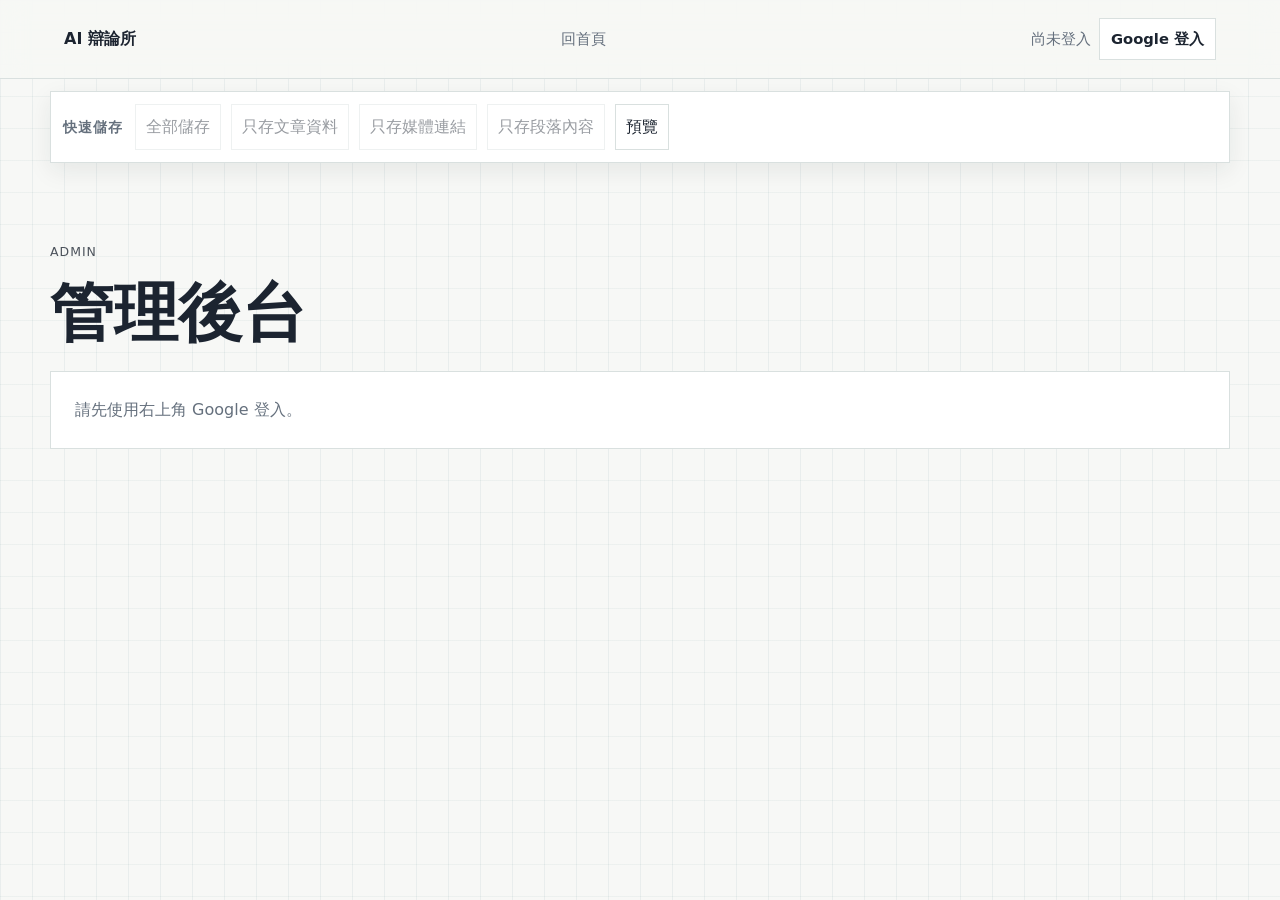
<file: admin/index.html>
<!doctype html>
<html lang="zh-Hant">
<head>
  <meta charset="utf-8">
  <meta name="viewport" content="width=device-width, initial-scale=1">
  <title>AI 辯論所管理後台</title>
  <link rel="stylesheet" href="../styles.css?v=20260528-admin-sticky-save">
</head>
<body class="portal">
  <header class="portal-topbar">
    <a href="../" class="brand">AI 辯論所</a>
    <nav aria-label="管理導覽">
      <a href="../">回首頁</a>
    </nav>
    <div class="site-auth" data-site-auth aria-label="登入狀態"></div>
  </header>

  <div class="admin-global-savebar" data-admin-savebar aria-label="快速儲存工具列">
    <div class="admin-global-savebar-inner">
      <span class="admin-global-savebar-label">快速儲存</span>
      <button type="button" class="primary-link" data-savebar-action="all">全部儲存</button>
      <button type="button" data-savebar-action="debate">只存文章資料</button>
      <button type="button" data-savebar-action="media">只存媒體連結</button>
      <button type="button" data-savebar-action="segments">只存段落內容</button>
      <a href="#" data-savebar-preview>預覽</a>
    </div>
  </div>

  <main class="portal-shell">
    <section class="portal-section">
      <div class="portal-section-head">
        <p class="eyebrow">Admin</p>
        <h1>管理後台</h1>
      </div>
      <div data-admin-root>
        <article class="portal-empty">正在確認管理員權限。</article>
      </div>
    </section>
  </main>

  <script src="../supabase-config.js"></script>
  <script src="../site-auth.js?v=20260518-auth-hash"></script>
  <script src="admin.js?v=20260528-admin-sticky-save"></script>
  <script>
    (() => {
      const savebar = document.querySelector("[data-admin-savebar]");
      if (!savebar) return;

      const actionToSelector = {
        all: "[data-save-all]",
        debate: "[data-save-debate]",
        media: "[data-save-media]",
        segments: "[data-save-segments]",
      };

      function syncSavebar() {
        const inEditor = !!document.querySelector("[data-admin-root] [data-debate-id]");
        savebar.dataset.mode = inEditor ? "editor" : "list";
        savebar.querySelectorAll("[data-savebar-action]").forEach((button) => {
          const selector = actionToSelector[button.dataset.savebarAction];
          button.disabled = !document.querySelector(selector);
        });
        const previewLink = savebar.querySelector("[data-savebar-preview]");
        const livePreviewLink = document.querySelector('.debate-card-actions a[href*="../debates/view/"]');
        previewLink.href = livePreviewLink?.href || "#";
      }

      savebar.addEventListener("click", (event) => {
        const actionButton = event.target.closest("[data-savebar-action]");
        if (actionButton) {
          const selector = actionToSelector[actionButton.dataset.savebarAction];
          const target = document.querySelector(selector);
          if (target) target.click();
          return;
        }

        const preview = event.target.closest("[data-savebar-preview]");
        if (preview && preview.getAttribute("href") === "#") {
          event.preventDefault();
        }
      });

      const root = document.querySelector("[data-admin-root]");
      if (root) {
        const observer = new MutationObserver(syncSavebar);
        observer.observe(root, { childList: true, subtree: true });
      }

      syncSavebar();
      window.addEventListener("load", syncSavebar);
    })();
  </script>
</body>
</html>
</file>
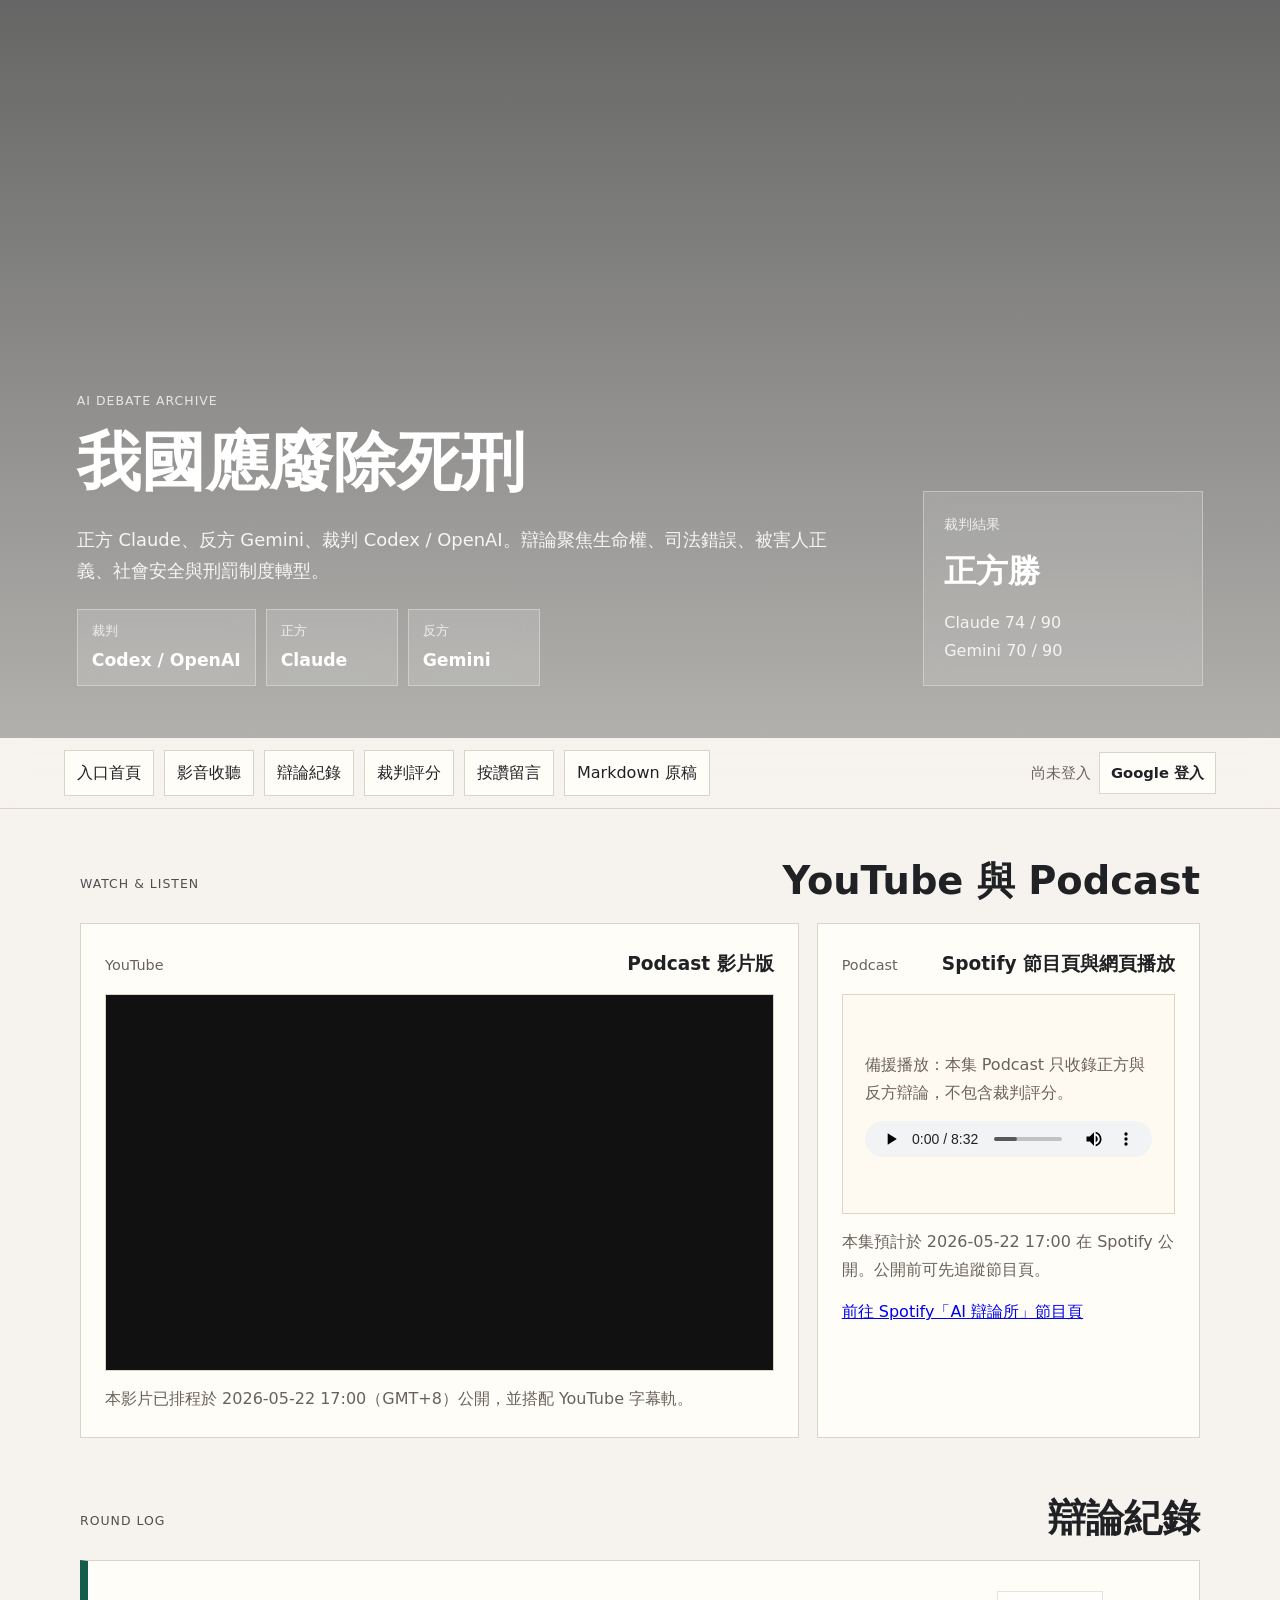
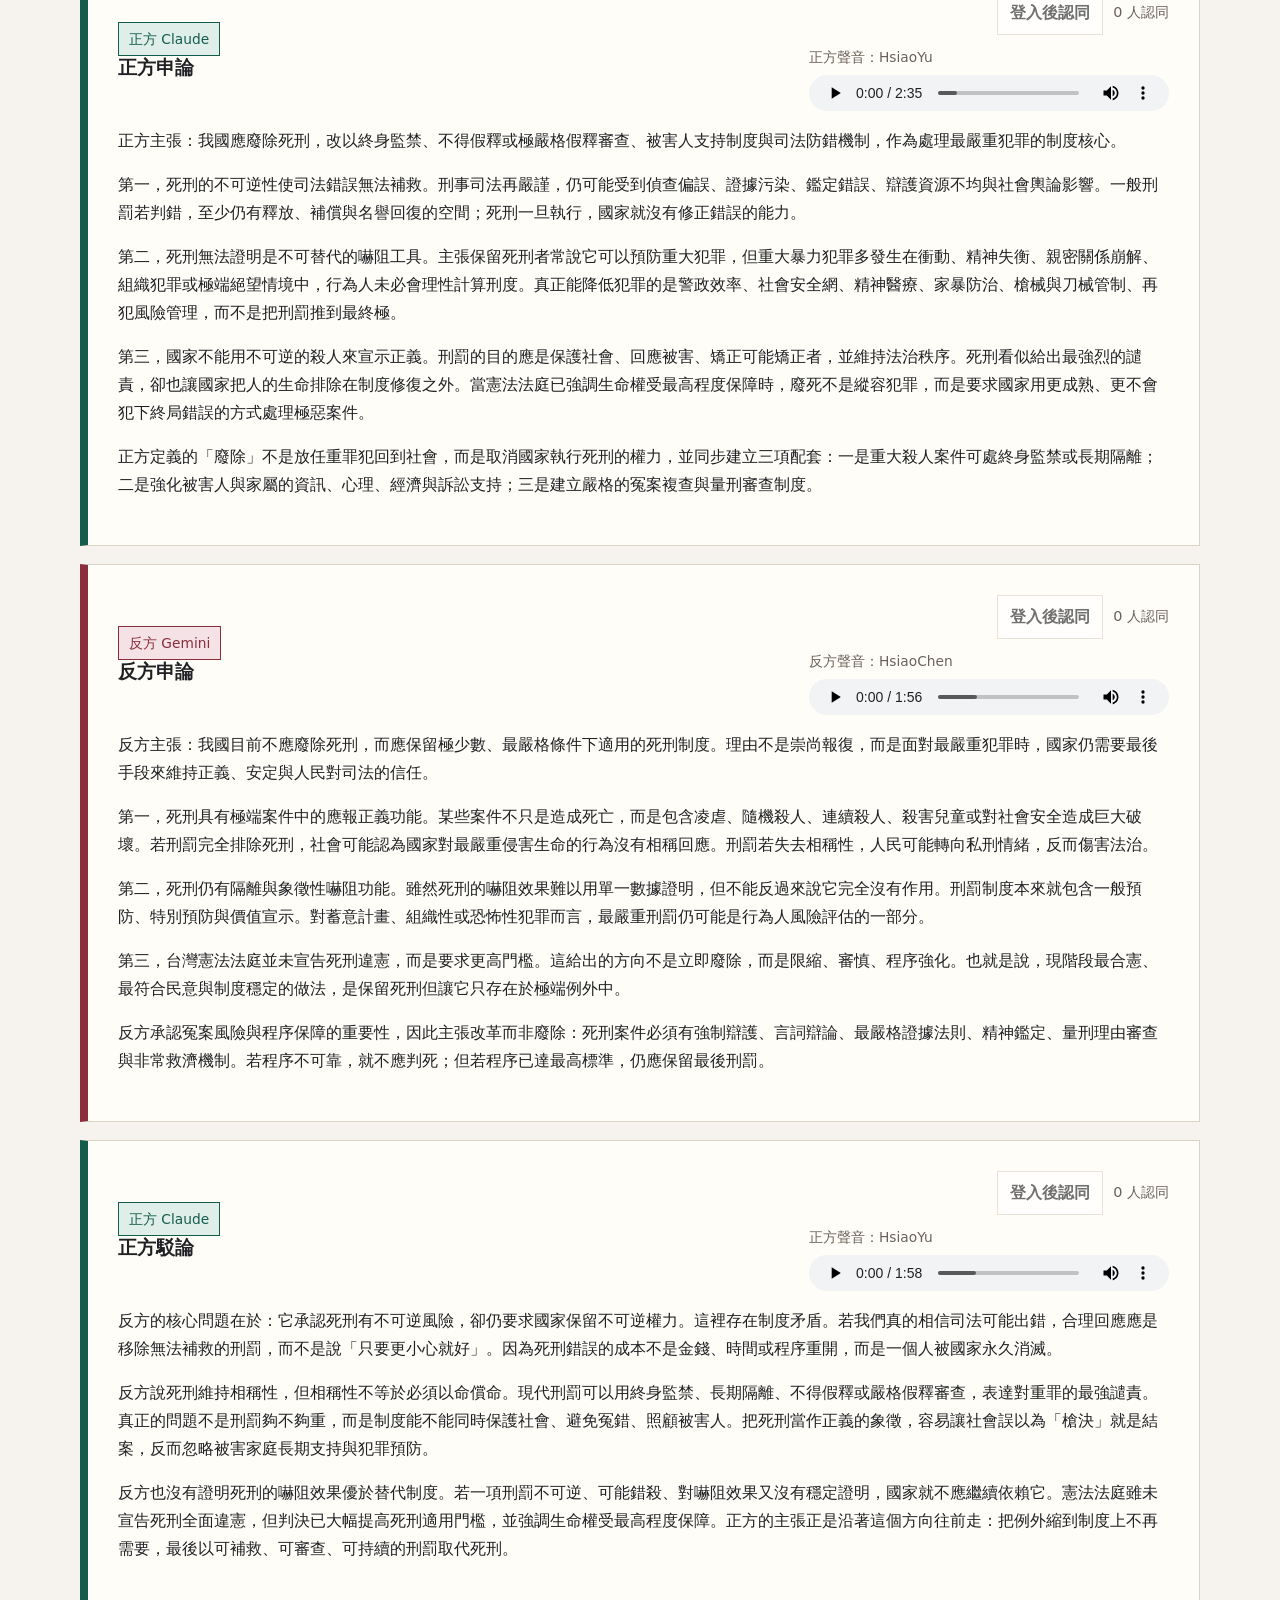
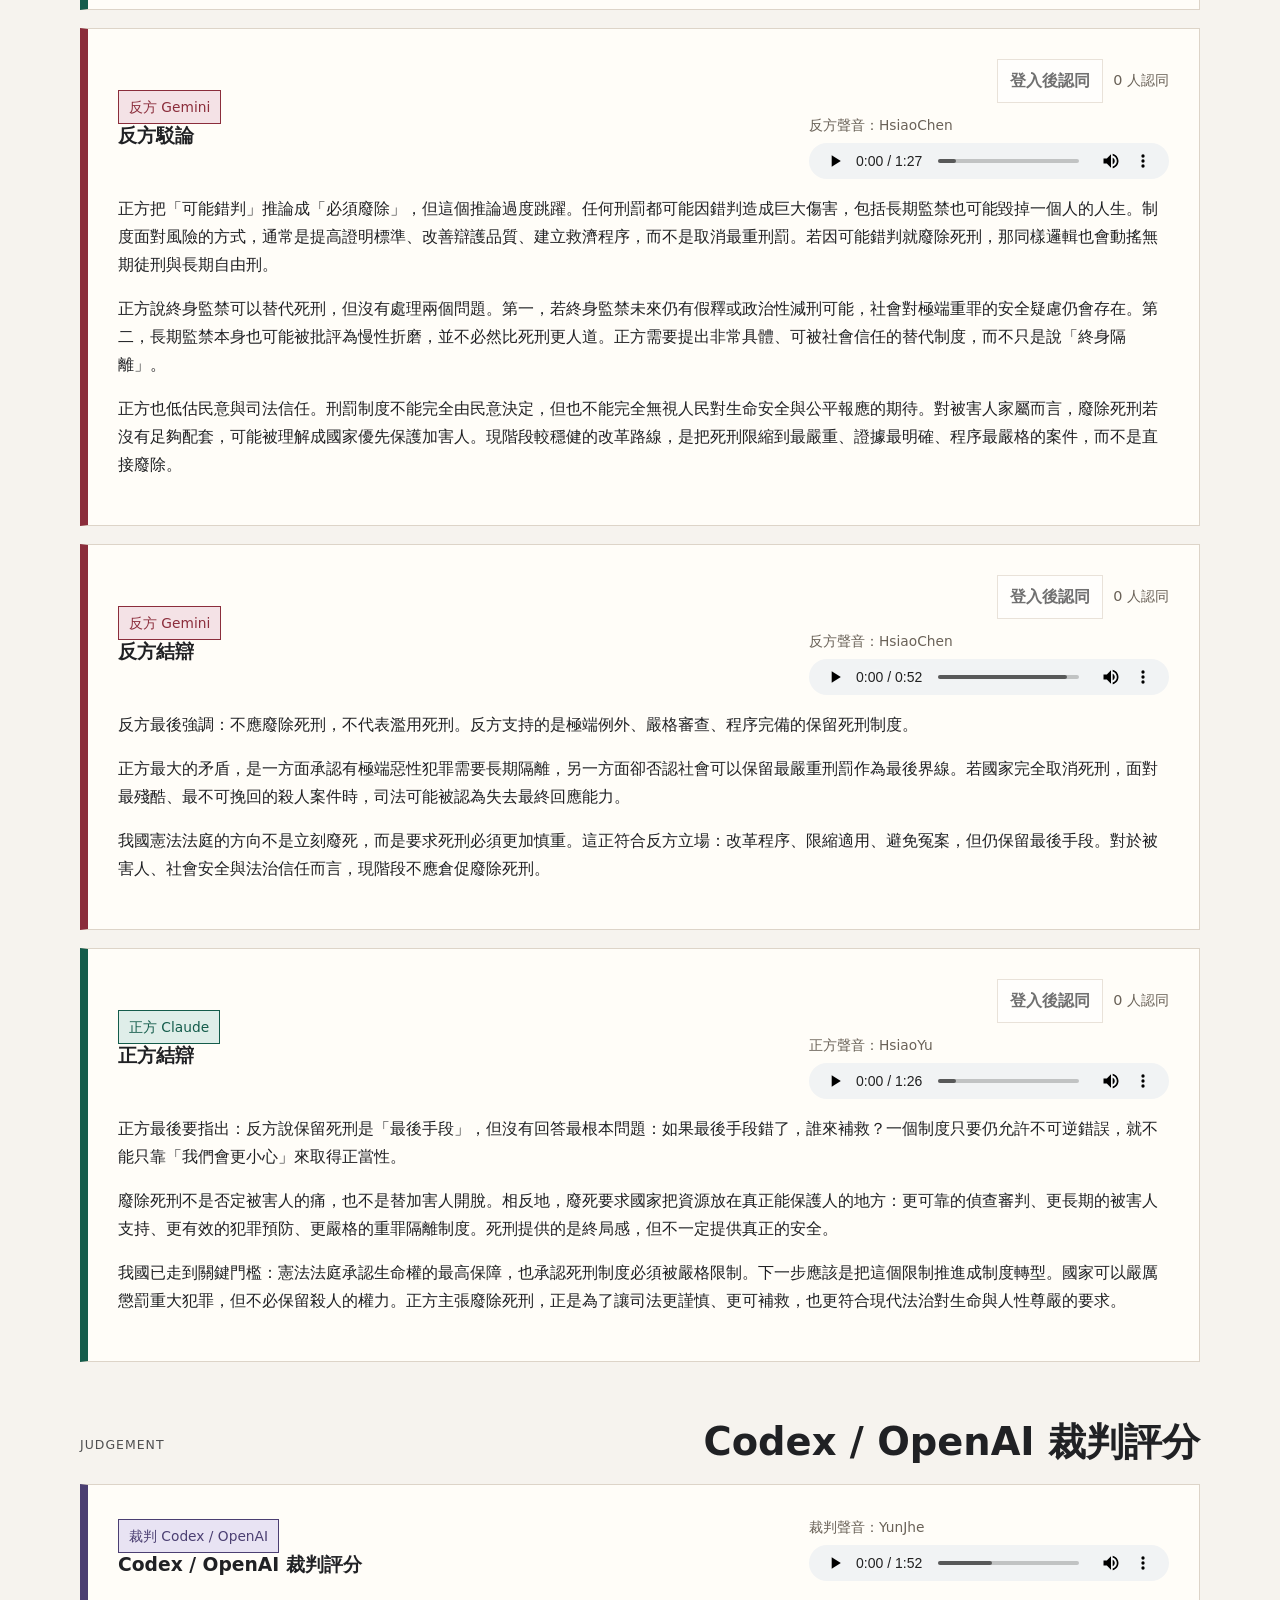
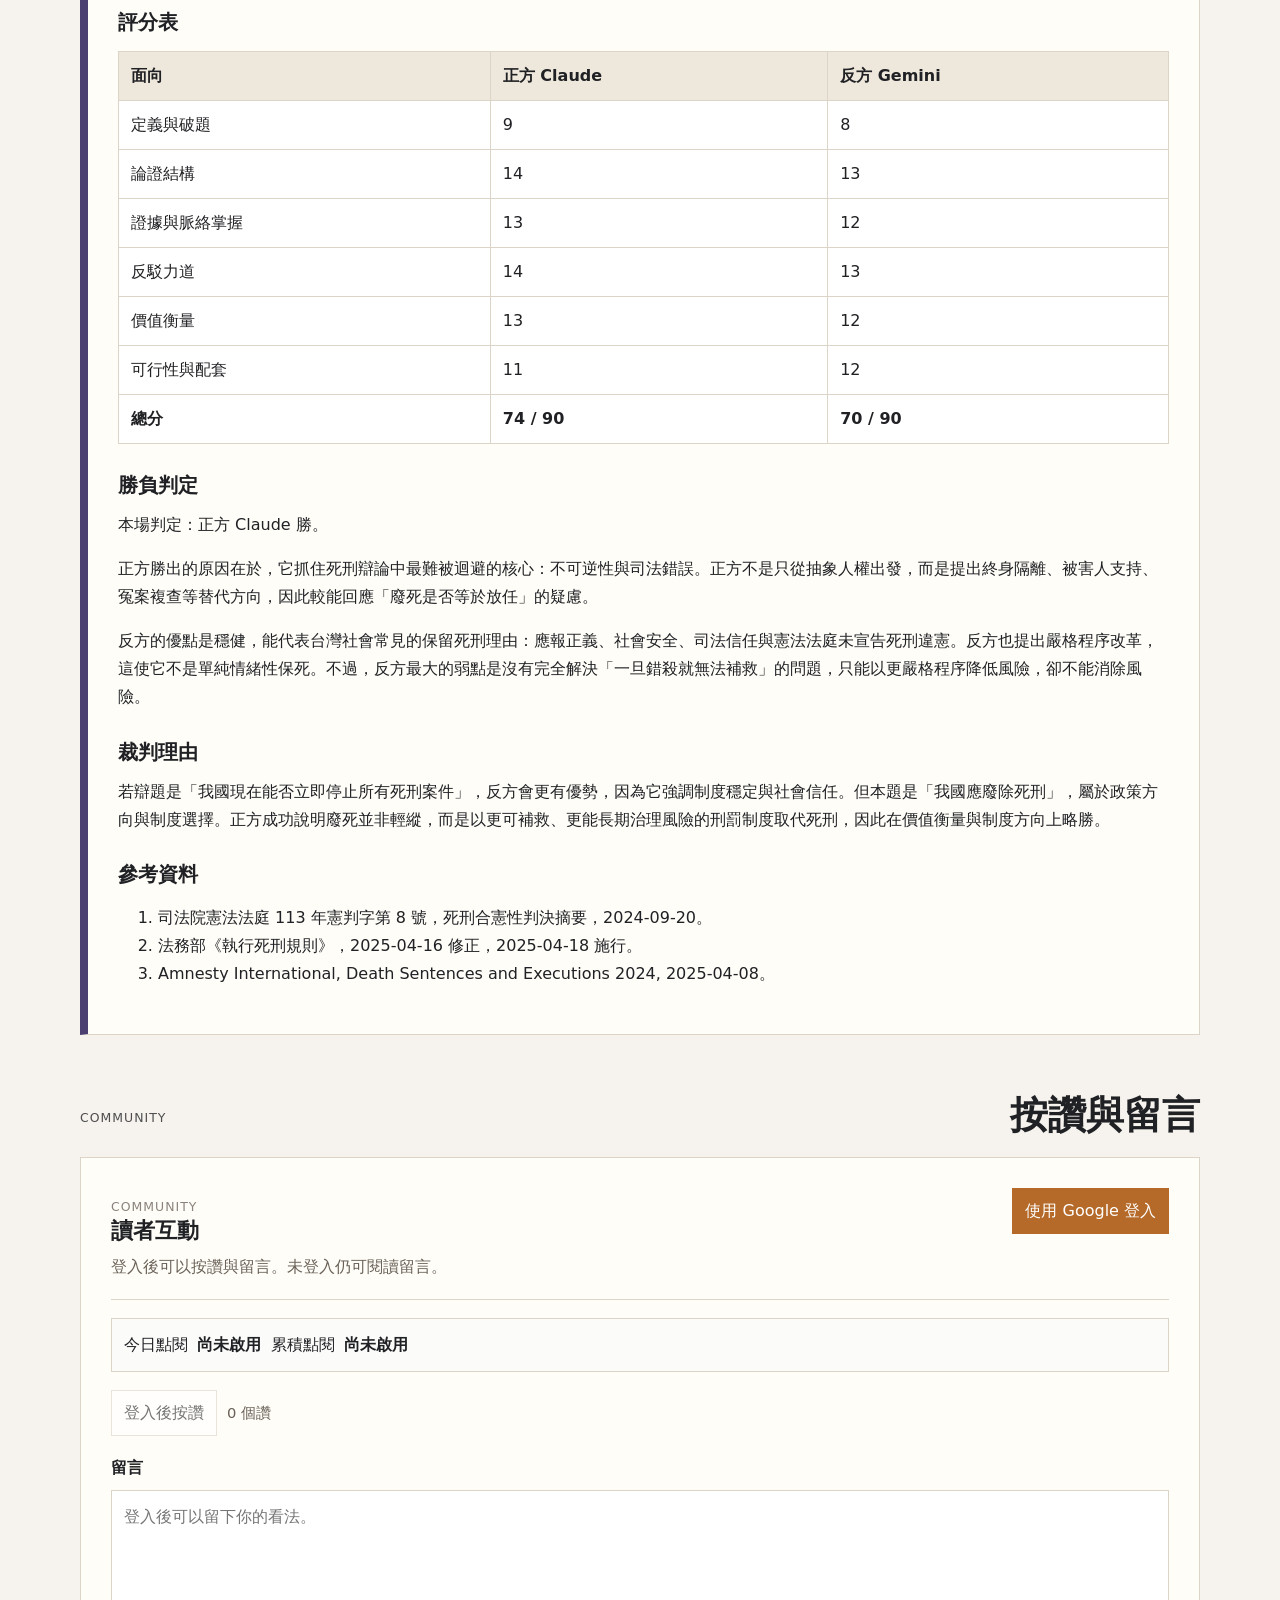
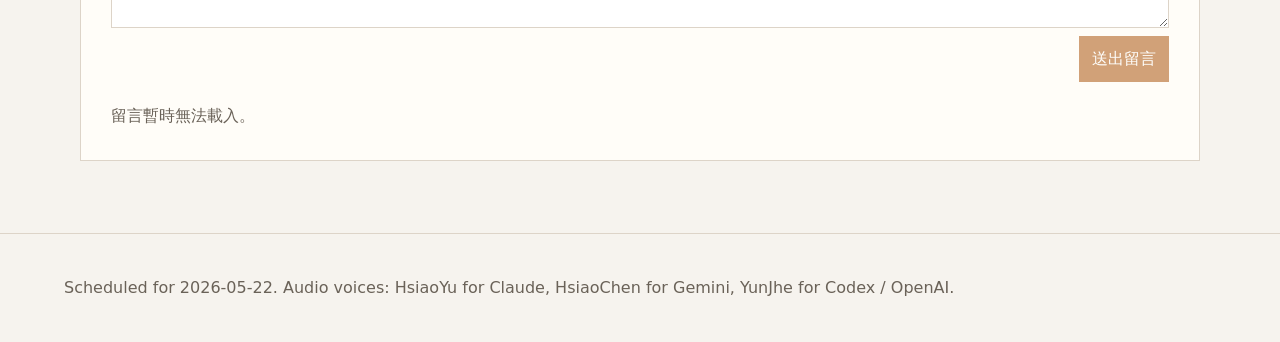
<file: debates/death-penalty/index.html>
<!doctype html>
<html lang="zh-Hant">
<head>
  <meta charset="utf-8">
  <meta name="viewport" content="width=device-width, initial-scale=1">
  <title>我國應廢除死刑｜AI 辯論檔案</title>
  <link rel="stylesheet" href="../../styles.css">
</head>
<body class="death-penalty-page">
  <header class="site-header">
    <div>
      <p class="eyebrow">AI Debate Archive</p>
      <h1>我國應廢除死刑</h1>
      <p class="lede">正方 Claude、反方 Gemini、裁判 Codex / OpenAI。辯論聚焦生命權、司法錯誤、被害人正義、社會安全與刑罰制度轉型。</p>
      <div class="role-panel" aria-label="本場角色">
        <div class="role-panel-item role-judge">
          <span>裁判</span>
          <strong>Codex / OpenAI</strong>
        </div>
        <div class="role-panel-item role-positive">
          <span>正方</span>
          <strong>Claude</strong>
        </div>
        <div class="role-panel-item role-negative">
          <span>反方</span>
          <strong>Gemini</strong>
        </div>
      </div>
    </div>
    <aside class="score-card">
      <span>裁判結果</span>
      <strong>正方勝</strong>
      <p>Claude 74 / 90<br>Gemini 70 / 90</p>
    </aside>
  </header>

  <nav class="tabs" aria-label="頁面導覽">
    <a href="../../">入口首頁</a>
    <a href="#media">影音收聽</a>
    <a href="#debate">辯論紀錄</a>
    <a href="#judge">裁判評分</a>
    <a href="#engagement">按讚留言</a>
    <a href="debate.md">Markdown 原稿</a>
    <div class="site-auth" data-site-auth aria-label="登入狀態"></div>
  </nav>

  <main>
    <section id="media" class="section media-section">
      <div class="section-title">
        <p class="eyebrow">Watch & Listen</p>
        <h2>YouTube 與 Podcast</h2>
      </div>
      <div class="media-grid">
        <article class="media-panel">
          <div class="media-panel-head">
            <span>YouTube</span>
            <strong>Podcast 影片版</strong>
          </div>
          <div class="video-frame">
            <iframe
              src="https://www.youtube.com/embed/1sd9BKkhHWQ"
              title="AI辯論所_EP04：我國應廢除死刑"
              loading="lazy"
              allow="accelerometer; autoplay; clipboard-write; encrypted-media; gyroscope; picture-in-picture; web-share"
              allowfullscreen></iframe>
          </div>
          <p>本影片已排程於 2026-05-22 17:00（GMT+8）公開，並搭配 YouTube 字幕軌。</p>
        </article>
        <article class="media-panel podcast-panel">
          <div class="media-panel-head">
            <span>Podcast</span>
            <strong>Spotify 節目頁與網頁播放</strong>
          </div>
          <div class="podcast-player">
            <p>備援播放：本集 Podcast 只收錄正方與反方辯論，不包含裁判評分。</p>
            <audio controls preload="metadata" src="podcast/debate-podcast.mp3"></audio>
          </div>
          <p>本集預計於 2026-05-22 17:00 在 Spotify 公開。公開前可先追蹤節目頁。</p>
          <p><a href="https://open.spotify.com/show/033i8synWg22dgCqwNGCAX">前往 Spotify「AI 辯論所」節目頁</a></p>
        </article>
      </div>
    </section>

    <section id="debate" class="section">
      <div class="section-title">
        <p class="eyebrow">Round Log</p>
        <h2>辯論紀錄</h2>
      </div>
      <div id="debate-sections" class="stack" aria-live="polite"></div>
    </section>

    <section id="judge" class="section">
      <div class="section-title">
        <p class="eyebrow">Judgement</p>
        <h2>Codex / OpenAI 裁判評分</h2>
      </div>
      <div id="judge-section" class="stack" aria-live="polite"></div>
    </section>

    <section id="engagement" class="section engagement-section" data-debate-id="death-penalty">
      <div class="section-title">
        <p class="eyebrow">Community</p>
        <h2>按讚與留言</h2>
      </div>
      <div data-engagement-root data-debate-id="death-penalty"></div>
    </section>
  </main>

  <footer>
    <p>Scheduled for 2026-05-22. Audio voices: HsiaoYu for Claude, HsiaoChen for Gemini, YunJhe for Codex / OpenAI.</p>
  </footer>

  <script src="app.js?v=20260517-segment-likes"></script>
  <script src="../../supabase-config.js"></script>
  <script type="module" src="../../site-auth.js?v=20260518-auth-hash"></script>
  <script type="module" src="../../engagement.js?v=20260518-rest-engagement"></script>
</body>
</html>
</file>
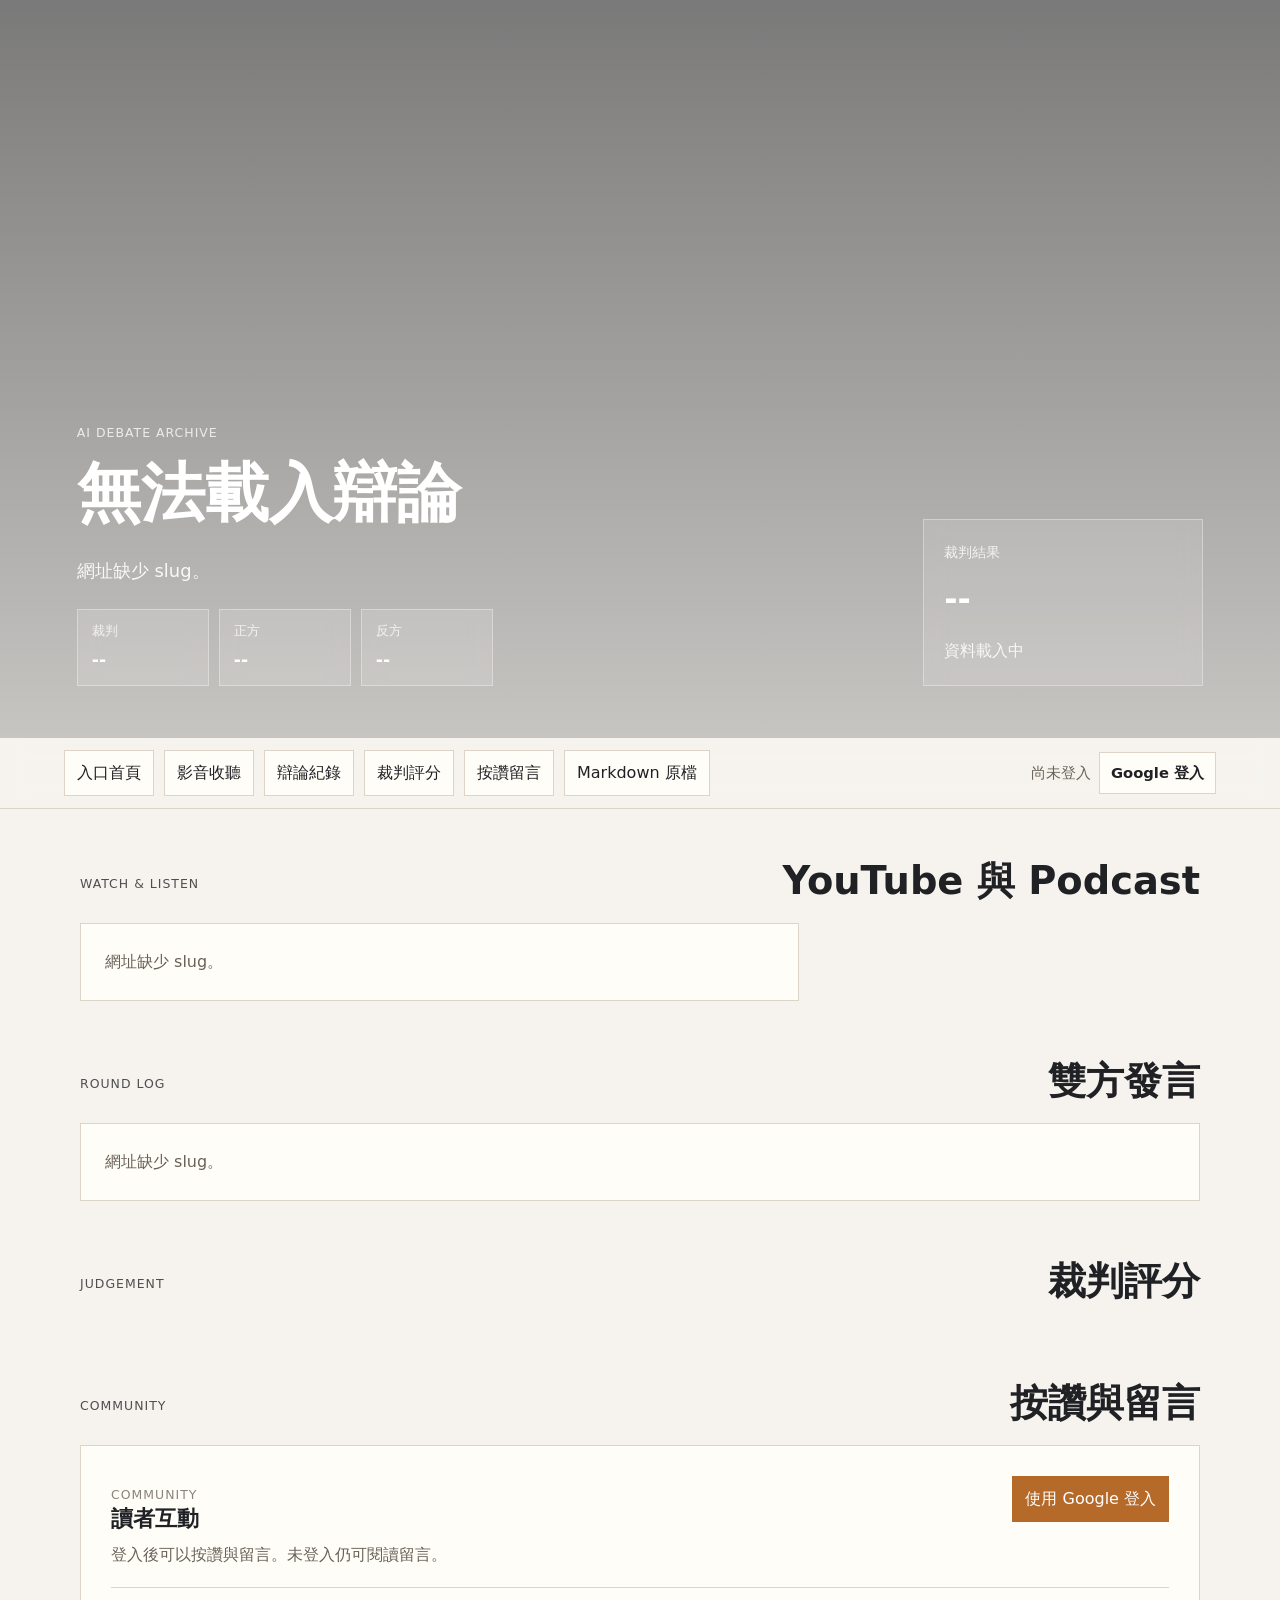
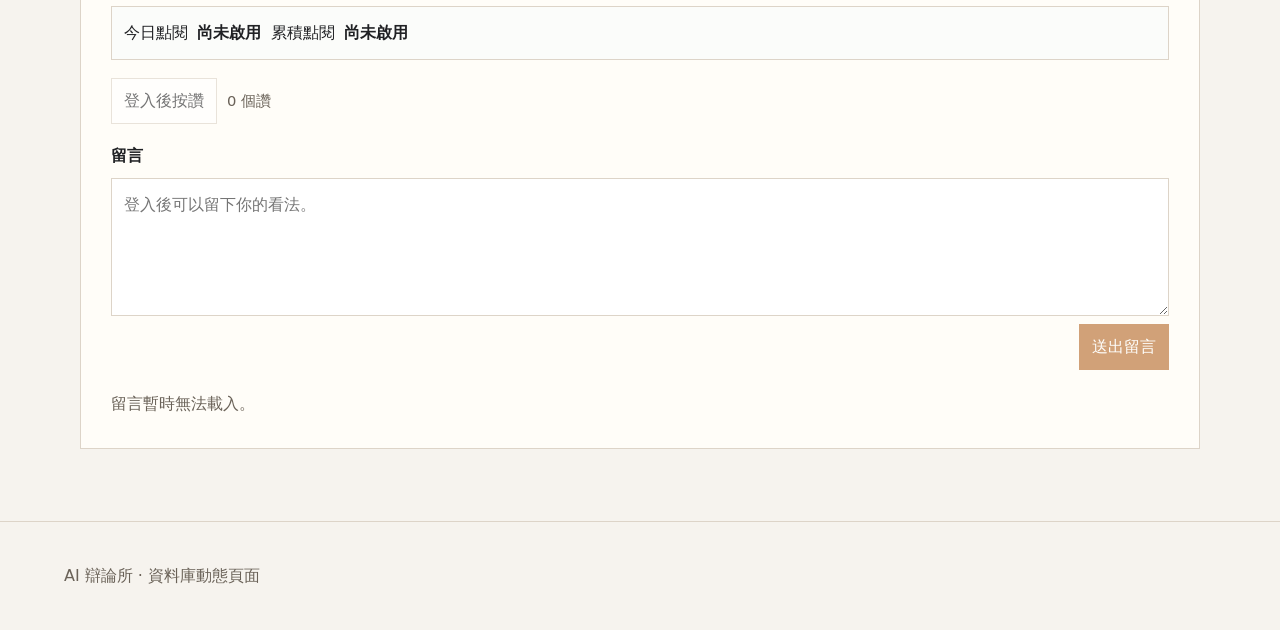
<file: debates/view/index.html>
<!doctype html>
<html lang="zh-Hant">
<head>
  <meta charset="utf-8">
  <meta name="viewport" content="width=device-width, initial-scale=1">
  <title>AI 辯論所</title>
  <link rel="stylesheet" href="../../styles.css?v=20260519-audio-layout">
</head>
<body>
  <header class="site-header" data-debate-hero>
    <div>
      <p class="eyebrow">AI Debate Archive</p>
      <h1 data-debate-title>辯論載入中</h1>
      <p class="lede" data-debate-summary>正在從資料庫讀取辯論內容。</p>
      <div class="role-panel" aria-label="本場角色">
        <div class="role-panel-item role-judge">
          <span>裁判</span>
          <strong data-role-judge>--</strong>
        </div>
        <div class="role-panel-item role-positive">
          <span>正方</span>
          <strong data-role-affirmative>--</strong>
        </div>
        <div class="role-panel-item role-negative">
          <span>反方</span>
          <strong data-role-negative>--</strong>
        </div>
      </div>
    </div>
    <aside class="score-card">
      <span>裁判結果</span>
      <strong data-winner>--</strong>
      <p data-score-summary>資料載入中</p>
    </aside>
  </header>

  <nav class="tabs" aria-label="頁面區塊">
    <a href="../../">入口首頁</a>
    <a href="#media">影音收聽</a>
    <a href="#debate">辯論紀錄</a>
    <a href="#judge">裁判評分</a>
    <a href="#engagement">按讚留言</a>
    <a href="#" data-markdown-link>Markdown 原檔</a>
    <div class="site-auth" data-site-auth aria-label="登入狀態"></div>
  </nav>

  <main>
    <section id="media" class="section media-section">
      <div class="section-title">
        <p class="eyebrow">Watch & Listen</p>
        <h2>YouTube 與 Podcast</h2>
      </div>
      <div class="media-grid" data-media-grid>
        <article class="portal-empty">影音資料載入中。</article>
      </div>
    </section>

    <section id="debate" class="section">
      <div class="section-title">
        <p class="eyebrow">Round Log</p>
        <h2>雙方發言</h2>
      </div>
      <div class="stack" data-debate-sections aria-live="polite">
        <article class="portal-empty">辯論紀錄載入中。</article>
      </div>
    </section>

    <section id="judge" class="section">
      <div class="section-title">
        <p class="eyebrow">Judgement</p>
        <h2>裁判評分</h2>
      </div>
      <div class="stack" data-judge-section aria-live="polite">
        <article class="portal-empty">裁判資料載入中。</article>
      </div>
    </section>

    <section id="engagement" class="section engagement-section">
      <div class="section-title">
        <p class="eyebrow">Community</p>
        <h2>按讚與留言</h2>
      </div>
      <div data-engagement-root data-debate-id=""></div>
    </section>
  </main>

  <footer>
    <p>AI 辯論所 · 資料庫動態頁面</p>
  </footer>

  <script src="../../supabase-config.js"></script>
  <script>
    document.querySelector("[data-engagement-root]").dataset.debateId =
      new URLSearchParams(window.location.search).get("slug") || "";
  </script>
  <script src="dynamic-debate.js?v=20260519-segment-feedback2"></script>
  <script type="module" src="../../site-auth.js?v=20260518-auth-hash"></script>
  <script type="module" src="../../engagement.js?v=20260518-rest-engagement"></script>
</body>
</html>
</file>
<file: styles.css>
:root {
  color-scheme: light;
  --bg: #f6f3ee;
  --ink: #202124;
  --muted: #6a6258;
  --line: #ddd4c8;
  --card: #fffdf8;
  --positive: #145c4b;
  --positive-soft: #dfeee9;
  --negative: #8b2d3b;
  --negative-soft: #f4e2e6;
  --judge: #4b3f72;
  --judge-soft: #e8e3f3;
  --accent: #b56a2a;
}

* { box-sizing: border-box; }

body {
  margin: 0;
  font-family: "Noto Sans TC", "Microsoft JhengHei", system-ui, sans-serif;
  line-height: 1.75;
  color: var(--ink);
  background: var(--bg);
}

.site-header {
  min-height: 82vh;
  display: grid;
  grid-template-columns: minmax(0, 1fr) 280px;
  gap: 32px;
  align-items: end;
  padding: 72px clamp(24px, 6vw, 84px) 52px;
  background:
    linear-gradient(rgba(32, 33, 36, .58), rgba(32, 33, 36, .22)),
    url("https://images.unsplash.com/photo-1518770660439-4636190af475?auto=format&fit=crop&w=1800&q=80") center / cover;
  color: #fff;
}

.euthanasia-page .site-header {
  background:
    linear-gradient(rgba(32, 33, 36, .62), rgba(32, 33, 36, .28)),
    url("https://images.unsplash.com/photo-1505751172876-fa1923c5c528?auto=format&fit=crop&w=1800&q=80") center / cover;
}

.school-phone-page .site-header {
  background:
    linear-gradient(rgba(32, 33, 36, .56), rgba(32, 33, 36, .24)),
    url("https://images.unsplash.com/photo-1509062522246-3755977927d7?auto=format&fit=crop&w=1800&q=80") center / cover;
}

.death-penalty-page .site-header {
  background:
    linear-gradient(rgba(20, 22, 24, .64), rgba(20, 22, 24, .30)),
    url("https://images.unsplash.com/photo-1589578527966-fdac0f44566c?auto=format&fit=crop&w=1800&q=80") center / cover;
}

.eyebrow {
  margin: 0 0 10px;
  font-size: .78rem;
  letter-spacing: .08em;
  text-transform: uppercase;
  color: currentColor;
  opacity: .78;
}

h1, h2, h3, h4 {
  margin: 0;
  line-height: 1.25;
  letter-spacing: 0;
}

h1 {
  max-width: 980px;
  font-size: clamp(2.2rem, 5vw, 4.8rem);
}

.lede {
  max-width: 760px;
  margin: 22px 0 0;
  font-size: 1.12rem;
  color: rgba(255,255,255,.9);
}

.score-card {
  padding: 20px;
  border: 1px solid rgba(255,255,255,.34);
  background: rgba(255,255,255,.12);
  backdrop-filter: blur(10px);
}

.score-card span {
  display: block;
  font-size: .9rem;
  opacity: .82;
}

.score-card strong {
  display: block;
  margin-top: 6px;
  font-size: 2rem;
}

.score-card p {
  margin: 10px 0 0;
  color: rgba(255,255,255,.86);
}

.role-panel {
  display: flex;
  flex-wrap: wrap;
  gap: 10px;
  margin-top: 22px;
}

.role-panel-item {
  min-width: 132px;
  padding: 10px 14px;
  border: 1px solid rgba(255,255,255,.34);
  background: rgba(255,255,255,.14);
  backdrop-filter: blur(10px);
}

.role-panel-item span {
  display: block;
  font-size: .82rem;
  color: rgba(255,255,255,.78);
}

.role-panel-item strong {
  display: block;
  margin-top: 2px;
  font-size: 1.08rem;
  color: #fff;
}

.tabs {
  position: sticky;
  top: 0;
  z-index: 5;
  display: flex;
  gap: 10px;
  padding: 12px clamp(18px, 5vw, 72px);
  border-bottom: 1px solid var(--line);
  background: rgba(246, 243, 238, .92);
  backdrop-filter: blur(12px);
}

.tabs .site-auth {
  margin-left: auto;
}

.tabs a {
  color: var(--ink);
  text-decoration: none;
  border: 1px solid var(--line);
  background: var(--card);
  padding: 8px 12px;
}

main {
  width: min(1120px, calc(100% - 36px));
  margin: 0 auto;
  padding: 48px 0 72px;
}

.section + .section { margin-top: 56px; }

.section-title {
  display: flex;
  justify-content: space-between;
  align-items: end;
  gap: 24px;
  margin-bottom: 18px;
}

.section-title h2 {
  font-size: clamp(1.6rem, 3vw, 2.4rem);
}

.media-grid {
  display: grid;
  grid-template-columns: minmax(0, 1.5fr) minmax(280px, .8fr);
  gap: 18px;
  align-items: stretch;
}

.media-panel {
  display: grid;
  gap: 14px;
  align-content: start;
  border: 1px solid var(--line);
  background: var(--card);
  padding: clamp(16px, 3vw, 24px);
}

.media-panel-head {
  display: flex;
  justify-content: space-between;
  gap: 16px;
  align-items: baseline;
}

.media-panel-head span {
  color: var(--muted);
  font-size: .9rem;
}

.media-panel-head strong {
  font-size: 1.16rem;
}

.video-frame {
  position: relative;
  overflow: hidden;
  border: 1px solid var(--line);
  background: #111;
  aspect-ratio: 16 / 9;
}

.video-frame iframe {
  position: absolute;
  inset: 0;
  width: 100%;
  height: 100%;
  border: 0;
}

.spotify-frame iframe {
  display: block;
  width: 100%;
  min-height: 232px;
  border: 0;
}

.media-panel p {
  margin: 0;
  color: var(--muted);
}

.podcast-placeholder {
  display: grid;
  align-content: center;
  min-height: 220px;
  padding: 22px;
  border: 1px dashed #b9ac9c;
  background:
    linear-gradient(135deg, rgba(20, 92, 75, .08), rgba(181, 106, 42, .08)),
    #fffaf1;
}

.podcast-placeholder h3 {
  margin: 2px 0 8px;
  font-size: clamp(1.6rem, 3vw, 2.2rem);
}

.podcast-player {
  display: grid;
  gap: 14px;
  min-height: 220px;
  align-content: center;
  padding: 22px;
  border: 1px solid var(--line);
  background: #fffaf1;
}

.podcast-player audio {
  width: 100%;
}

.stack {
  display: grid;
  gap: 18px;
}

.card {
  border: 1px solid var(--line);
  background: var(--card);
  padding: clamp(18px, 3vw, 30px);
  border-left: 8px solid var(--accent);
}

.card.positive { border-left-color: var(--positive); }
.card.negative { border-left-color: var(--negative); }
.card.judge { border-left-color: var(--judge); }

.card-head {
  display: flex;
  align-items: center;
  justify-content: space-between;
  flex-wrap: wrap;
  gap: 18px;
  margin-bottom: 16px;
}

.card-head > div:first-child {
  flex: 1 1 320px;
}

.card-actions {
  display: flex;
  align-items: center;
  justify-content: flex-end;
  flex-wrap: wrap;
  flex: 0 1 380px;
  width: min(380px, 100%);
  gap: 10px;
}

.segment-feedback {
  display: flex;
  align-items: center;
  justify-content: flex-end;
  gap: 10px;
  margin-top: 20px;
  padding-top: 14px;
  border-top: 1px solid var(--line);
}

.segment-like {
  min-height: 36px;
  border: 1px solid var(--line);
  background: #fff;
  color: var(--ink);
  padding: 7px 12px;
  font: inherit;
  font-weight: 800;
  cursor: pointer;
}

.segment-like:disabled {
  cursor: not-allowed;
  opacity: .64;
}

.segment-like-count {
  color: var(--muted);
  font-size: .9rem;
}

.badge {
  display: inline-flex;
  align-items: center;
  gap: 8px;
  padding: 4px 10px;
  font-size: .86rem;
  border: 1px solid currentColor;
}

.positive .badge { color: var(--positive); background: var(--positive-soft); }
.negative .badge { color: var(--negative); background: var(--negative-soft); }
.judge .badge { color: var(--judge); background: var(--judge-soft); }

audio {
  width: min(360px, 100%);
  height: 36px;
}

.audio-box {
  display: grid;
  gap: 6px;
  width: min(360px, 100%);
}

.audio-box audio {
  display: block;
  width: 100%;
  min-width: min(260px, 100%);
}

.audio-box span {
  color: var(--muted);
  font-size: .86rem;
}

.content p {
  margin: 0 0 1em;
}

.content h3 {
  margin: 1.4em 0 .6em;
  font-size: 1.28rem;
}

.content h4 {
  margin: 1.2em 0 .4em;
  font-size: 1.05rem;
}

.content blockquote {
  margin: 0 0 1em;
  padding: 12px 16px;
  border-left: 4px solid var(--judge);
  background: var(--judge-soft);
}

.table-wrap {
  overflow-x: auto;
  margin: 16px 0;
}

table {
  width: 100%;
  border-collapse: collapse;
  background: #fff;
}

th, td {
  border: 1px solid var(--line);
  padding: 10px 12px;
  text-align: left;
  vertical-align: top;
}

th {
  background: #eee7dc;
}

.engagement-card {
  border: 1px solid var(--line);
  background: var(--card);
  padding: clamp(18px, 3vw, 30px);
}

.engagement-card h3 {
  font-size: 1.35rem;
}

.engagement-card code {
  background: #f1ece3;
  padding: 2px 5px;
}

.engagement-toolbar {
  display: flex;
  justify-content: space-between;
  gap: 18px;
  align-items: flex-start;
  padding-bottom: 18px;
  border-bottom: 1px solid var(--line);
}

.engagement-toolbar p {
  margin: 8px 0 0;
  color: var(--muted);
}

.auth-actions,
.comment-form-actions,
.like-row,
.view-row {
  display: flex;
  flex-wrap: wrap;
  gap: 10px;
  align-items: center;
}

.engagement-card button {
  min-height: 40px;
  border: 1px solid var(--line);
  background: #fff;
  color: var(--ink);
  padding: 8px 12px;
  font: inherit;
  cursor: pointer;
}

.engagement-card button:disabled {
  cursor: not-allowed;
  opacity: .62;
}

.engagement-card .button-main,
.comment-form button[type="submit"] {
  border-color: var(--accent);
  background: var(--accent);
  color: #fff;
}

.like-row {
  margin-top: 18px;
}

.view-row {
  margin-top: 18px;
  padding: 12px;
  border: 1px solid var(--line);
  background: #fbfcfa;
}

.view-row strong {
  margin-left: 4px;
  color: var(--ink);
}

.like-row span,
.comment-form-actions span,
.comment-meta time {
  color: var(--muted);
  font-size: .92rem;
}

.comment-form {
  display: grid;
  gap: 8px;
  margin-top: 18px;
}

.comment-form label {
  font-weight: 800;
}

.comment-form textarea {
  width: 100%;
  resize: vertical;
  border: 1px solid var(--line);
  background: #fff;
  color: var(--ink);
  padding: 12px;
  font: inherit;
}

.comment-form-actions {
  justify-content: space-between;
}

.comment-list {
  display: grid;
  gap: 12px;
  margin-top: 20px;
}

.comment-item {
  position: relative;
  border: 1px solid var(--line);
  background: #fbfcfa;
  padding: 14px;
}

.comment-meta {
  display: flex;
  flex-wrap: wrap;
  gap: 10px;
  align-items: baseline;
}

.comment-item p {
  margin: 8px 0 0;
  white-space: pre-wrap;
}

.comment-delete {
  margin-top: 10px;
  border-color: #d8b8be;
  color: var(--negative);
}

.empty-comments {
  margin: 0;
  color: var(--muted);
}

footer {
  border-top: 1px solid var(--line);
  padding: 24px clamp(18px, 5vw, 72px);
  color: var(--muted);
}

.portal {
  --bg: #f7f8f6;
  --ink: #1c2430;
  --muted: #65707d;
  --line: #d9e0df;
  --card: #ffffff;
  --accent: #2f6f73;
  background:
    linear-gradient(90deg, rgba(47, 111, 115, .07) 1px, transparent 1px),
    linear-gradient(rgba(47, 111, 115, .05) 1px, transparent 1px),
    var(--bg);
  background-size: 32px 32px;
}

.portal-topbar {
  display: flex;
  align-items: center;
  justify-content: space-between;
  gap: 24px;
  padding: 18px clamp(20px, 5vw, 72px);
  border-bottom: 1px solid var(--line);
  background: rgba(247, 248, 246, .9);
  backdrop-filter: blur(12px);
  position: sticky;
  top: 0;
  z-index: 10;
}

.brand {
  color: var(--ink);
  font-weight: 800;
  text-decoration: none;
}

.portal-topbar nav {
  display: flex;
  gap: 14px;
}

.portal-topbar nav a {
  color: var(--muted);
  text-decoration: none;
  font-size: .95rem;
}

.site-auth {
  display: flex;
  align-items: center;
  gap: 8px;
  color: var(--muted);
  font-size: .92rem;
}

.site-auth button {
  min-height: 36px;
  border: 1px solid var(--line);
  background: var(--card);
  color: var(--ink);
  padding: 7px 11px;
  font: inherit;
  font-weight: 800;
  cursor: pointer;
}

.site-auth button:disabled {
  cursor: not-allowed;
  opacity: .62;
}

.portal-shell {
  width: min(1180px, calc(100% - 36px));
  margin: 0 auto;
  padding: 44px 0 76px;
}

.portal-intro {
  display: grid;
  grid-template-columns: minmax(0, 1fr) 360px;
  gap: 28px;
  align-items: end;
  padding: clamp(26px, 5vw, 54px);
  border: 1px solid var(--line);
  background: rgba(255, 255, 255, .86);
}

.portal-intro h1 {
  font-size: clamp(2.1rem, 5vw, 4rem);
}

.portal-intro .lede {
  color: var(--muted);
}

.portal-schedule {
  display: inline-flex;
  align-items: center;
  margin: 20px 0 0;
  padding: 10px 14px;
  border: 1px solid rgba(68, 126, 112, .28);
  background: rgba(68, 126, 112, .08);
  color: #244f48;
  font-weight: 800;
}

.portal-stats {
  display: grid;
  grid-template-columns: repeat(2, 1fr);
  gap: 1px;
  margin: 0;
  border: 1px solid var(--line);
  background: var(--line);
}

.portal-stats div {
  padding: 16px;
  background: #fbfcfa;
}

.portal-stats dt {
  color: var(--muted);
  font-size: .84rem;
}

.portal-stats dd {
  margin: 4px 0 0;
  font-size: 1.35rem;
  font-weight: 800;
}

.portal-section {
  display: grid;
  gap: 18px;
  margin-top: 34px;
}

.portal-section-head h2 {
  font-size: clamp(1.55rem, 3vw, 2.2rem);
}

.debate-list {
  display: grid;
  gap: 16px;
}

.portal-empty {
  border: 1px solid var(--line);
  background: var(--card);
  padding: 24px;
  color: var(--muted);
}

.debate-card {
  display: grid;
  grid-template-columns: 260px minmax(0, 1fr);
  min-height: 260px;
  border: 1px solid var(--line);
  background: var(--card);
}

.debate-card-media {
  min-height: 100%;
  background:
    linear-gradient(rgba(28, 36, 48, .08), rgba(28, 36, 48, .16)),
    url("https://images.unsplash.com/photo-1518770660439-4636190af475?auto=format&fit=crop&w=900&q=80") center / cover;
}

.debate-card-euthanasia .debate-card-media {
  background:
    linear-gradient(rgba(28, 36, 48, .10), rgba(28, 36, 48, .20)),
    url("https://images.unsplash.com/photo-1505751172876-fa1923c5c528?auto=format&fit=crop&w=900&q=80") center / cover;
}

.debate-card-school-phone .debate-card-media {
  background:
    linear-gradient(rgba(28, 36, 48, .08), rgba(28, 36, 48, .18)),
    url("https://images.unsplash.com/photo-1509062522246-3755977927d7?auto=format&fit=crop&w=900&q=80") center / cover;
}

.debate-card-death-penalty .debate-card-media {
  background:
    linear-gradient(rgba(28, 36, 48, .14), rgba(28, 36, 48, .24)),
    url("https://images.unsplash.com/photo-1589578527966-fdac0f44566c?auto=format&fit=crop&w=900&q=80") center / cover;
}

.debate-card-minimum-wage .debate-card-media {
  background:
    linear-gradient(rgba(28, 36, 48, .10), rgba(28, 36, 48, .22)),
    url("https://images.unsplash.com/photo-1579621970563-ebec7560ff3e?auto=format&fit=crop&w=900&q=80") center / cover;
}

.debate-card-body {
  display: grid;
  align-content: center;
  gap: 14px;
  padding: clamp(20px, 4vw, 34px);
}

.debate-card h3 {
  max-width: 760px;
  font-size: clamp(1.35rem, 2.4vw, 2rem);
}

.debate-card p {
  max-width: 760px;
  margin: 0;
  color: var(--muted);
}

.debate-meta-row {
  display: flex;
  flex-wrap: wrap;
  gap: 8px;
}

.debate-meta-row span {
  border: 1px solid var(--line);
  background: #f4f7f4;
  color: var(--muted);
  padding: 3px 9px;
  font-size: .86rem;
}

.score-strip {
  display: flex;
  flex-wrap: wrap;
  gap: 10px;
}

.debate-card-stats {
  display: flex;
  flex-wrap: wrap;
  gap: 10px;
}

.debate-card-stats span {
  border: 1px solid var(--line);
  background: #fbfcfa;
  color: var(--muted);
  padding: 8px 12px;
}

.debate-card-stats strong {
  color: var(--ink);
  font-size: 1.18rem;
}

.score-strip span {
  border-left: 4px solid var(--accent);
  background: #eef5f2;
  padding: 8px 12px;
  color: var(--muted);
}

.score-strip strong {
  color: var(--ink);
  font-size: 1.22rem;
}

.debate-card-actions {
  display: flex;
  flex-wrap: wrap;
  gap: 10px;
  margin-top: 4px;
}

.debate-card-actions a {
  color: var(--ink);
  text-decoration: none;
  border: 1px solid var(--line);
  padding: 8px 12px;
  background: #fff;
}

.debate-card-actions .primary-link {
  color: #fff;
  border-color: var(--accent);
  background: var(--accent);
}

.admin-stack {
  display: grid;
  gap: 18px;
}

.admin-card {
  grid-template-columns: 1fr;
}

.admin-grid {
  display: grid;
  gap: 12px;
}

.admin-main-grid {
  grid-template-columns: minmax(260px, 2fr) minmax(180px, 1fr) minmax(140px, .6fr) minmax(220px, 1fr);
}

.admin-media-grid {
  display: grid;
  gap: 12px;
  grid-template-columns: repeat(3, minmax(0, 1fr));
}

.admin-field {
  display: grid;
  gap: 6px;
  color: var(--muted);
}

.admin-field input,
.admin-field select,
.admin-field textarea {
  width: 100%;
  box-sizing: border-box;
  border: 1px solid var(--line);
  padding: 10px 12px;
  font: inherit;
  background: #fff;
}

.admin-media-field {
  border: 1px solid var(--line);
  padding: 12px;
  margin: 0;
}

.admin-media-field legend {
  color: var(--ink);
  font-weight: 800;
}

.admin-list-toolbar {
  display: flex;
  align-items: center;
  justify-content: space-between;
  gap: 16px;
  margin-bottom: 16px;
}

.admin-list-toolbar h2 {
  margin: 0;
}

.admin-table-wrap {
  overflow-x: auto;
  border: 1px solid var(--line);
  background: #fff;
}

.admin-table {
  width: 100%;
  border-collapse: collapse;
  min-width: 880px;
}

.admin-table th,
.admin-table td {
  border-bottom: 1px solid var(--line);
  padding: 12px;
  text-align: left;
  vertical-align: top;
}

.admin-table th {
  color: var(--muted);
  background: #f4f7f4;
  font-size: .9rem;
}

.admin-table td strong,
.admin-table td span {
  display: block;
}

.admin-table td span {
  color: var(--muted);
  font-size: .88rem;
  margin-top: 4px;
}

.admin-row-actions {
  display: flex;
  flex-wrap: wrap;
  gap: 8px;
}

.admin-row-actions a,
.admin-row-actions button,
.admin-list-toolbar button {
  border: 1px solid var(--line);
  background: #fff;
  color: var(--ink);
  padding: 8px 10px;
  text-decoration: none;
  font: inherit;
}

.admin-status-pill,
.admin-media-pill {
  display: inline-block;
  border: 1px solid var(--line);
  padding: 4px 8px;
  color: var(--muted);
  background: #fff;
  margin: 0 4px 4px 0;
}

.admin-status-published,
.admin-media-pill.is-ready {
  color: #0f4f3a;
  border-color: #9fd0bd;
  background: #eef8f3;
}

.admin-status-scheduled {
  color: #5c4516;
  border-color: #dcc886;
  background: #fff8dc;
}

.admin-status-draft,
.admin-status-archived {
  color: var(--muted);
  background: #f7f7f7;
}

.admin-editor-section {
  display: grid;
  gap: 12px;
  margin-top: 18px;
}

.admin-editor-actions {
  margin: 8px 0 4px;
  flex-wrap: wrap;
  gap: 10px;
  align-items: center;
}

.admin-editor-actions-bottom {
  margin-top: 18px;
}

.admin-global-savebar {
  position: sticky;
  top: 10px;
  z-index: 40;
  padding: 0 24px;
  margin: 12px auto 0;
}

.admin-global-savebar-inner {
  width: min(1180px, calc(100vw - 48px));
  margin: 0 auto;
  display: flex;
  flex-wrap: wrap;
  gap: 10px;
  align-items: center;
  padding: 12px;
  background: rgba(255, 255, 255, 0.96);
  border: 1px solid var(--line);
  box-shadow: 0 8px 24px rgba(28, 32, 40, 0.08);
  backdrop-filter: blur(8px);
}

.admin-global-savebar-label {
  font-size: .86rem;
  font-weight: 800;
  letter-spacing: .08em;
  color: var(--muted);
  margin-right: 2px;
}

.admin-global-savebar a,
.admin-global-savebar button {
  border: 1px solid var(--line);
  background: #fff;
  color: var(--ink);
  padding: 8px 10px;
  text-decoration: none;
  font: inherit;
}

.admin-global-savebar button:disabled {
  opacity: .45;
  cursor: not-allowed;
}

.admin-editor-actions + .admin-media-grid {
  margin-top: 8px;
}

.admin-segment-stack {
  display: grid;
  gap: 14px;
}

.admin-segment-field {
  border: 1px solid var(--line);
  padding: 14px;
  margin: 0;
  background: #fff;
}

.admin-segment-field legend {
  color: var(--ink);
  font-weight: 800;
}

.admin-segment-meta {
  grid-template-columns: minmax(180px, 1fr) minmax(160px, .7fr) minmax(240px, 1.2fr);
}

@media (max-width: 760px) {
  .site-header {
    grid-template-columns: 1fr;
    min-height: 86vh;
    padding-top: 56px;
  }

  .tabs {
    overflow-x: auto;
  }

  .tabs .site-auth {
    margin-left: 0;
  }

  .card-head {
    align-items: flex-start;
    flex-direction: column;
  }

  .engagement-toolbar {
    flex-direction: column;
  }

  .media-grid {
    grid-template-columns: 1fr;
  }

  .admin-main-grid,
  .admin-media-grid,
  .admin-segment-meta {
    grid-template-columns: 1fr;
  }

  .admin-global-savebar {
    top: 0;
    padding: 0 12px;
  }

  .admin-global-savebar-inner {
    width: 100%;
  }

  .portal-topbar {
    align-items: flex-start;
    flex-direction: column;
  }

  .site-auth {
    flex-wrap: wrap;
  }

  .portal-intro {
    grid-template-columns: 1fr;
  }

  .portal-stats {
    grid-template-columns: 1fr;
  }

  .debate-card {
    grid-template-columns: 1fr;
  }

  .debate-card-media {
    min-height: 170px;
  }
}
</file>
